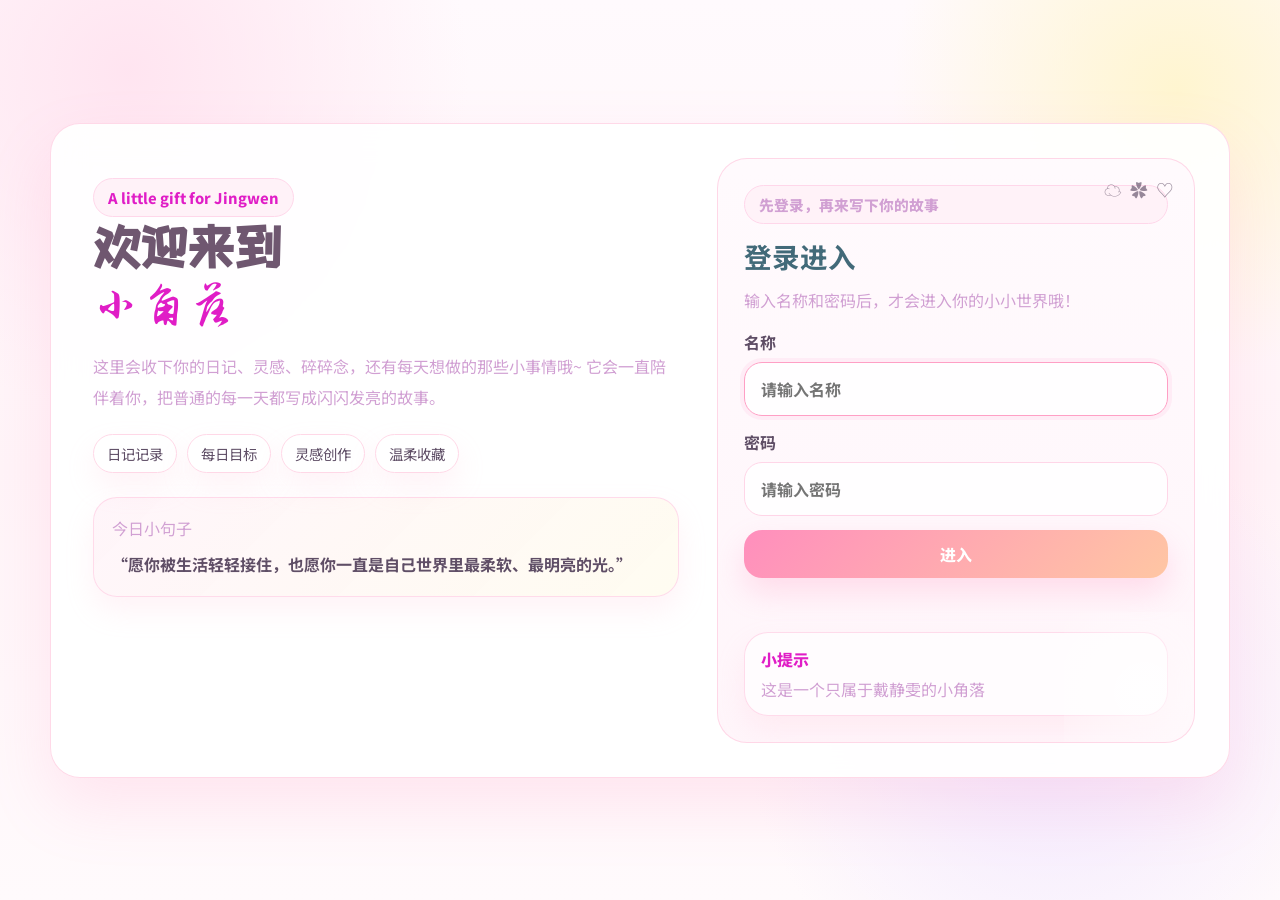
<file: birthday-diary-gift-v6/index.html>
<!DOCTYPE html>
<html lang="zh-CN">
<head>
  <meta charset="UTF-8" />
  <meta name="viewport" content="width=device-width, initial-scale=1.0" />
  <title>戴静雯の小角落</title>
  <link rel="preconnect" href="https://fonts.googleapis.com">
  <link rel="preconnect" href="https://fonts.gstatic.com" crossorigin>
  <link href="https://fonts.googleapis.com/css2?family=ZCOOL+KuaiLe&family=Long+Cang&family=Ma+Shan+Zheng&family=Zhi+Mang+Xing&family=Noto+Sans+SC:wght@400;500;700;800&display=swap" rel="stylesheet">
  <link rel="stylesheet" href="styles.css" />
</head>
<body class="logged-out">
  <div class="bg-orb orb-1"></div>
  <div class="bg-orb orb-2"></div>
  <div class="bg-orb orb-3"></div>
  <div class="bg-orb orb-4"></div>
  <div class="floating floating-1">✦</div>
  <div class="floating floating-2">♡</div>
  <div class="floating floating-3">☁</div>
  <div class="floating floating-4">✿</div>
  <div class="floating floating-5">✧</div>
  <div class="floating floating-6">❀</div>

  <section class="login-screen" id="loginScreen">
    <div class="login-card card glass">
      <div class="login-copy">
        <p class="eyebrow">A little gift for Jingwen</p>
        <h1>欢迎来到<br><span class="site-title fancy-title"><span class="sub-part">小角落</span></span></h1>
        <p class="subtitle">
          这里会收下你的日记、灵感、碎碎念，还有每天想做的那些小事情哦~
          它会一直陪伴着你，把普通的每一天都写成闪闪发亮的故事。
        </p>

        <div class="login-badges">
          <span>日记记录</span>
          <span>每日目标</span>
          <span>灵感创作</span>
          <span>温柔收藏</span>
        </div>

        <div class="gift-note">
          <p>今日小句子</p>
          <strong>“愿你被生活轻轻接住，也愿你一直是自己世界里最柔软、最明亮的光。”</strong>
        </div>
      </div>

      <div class="login-panel">
        <div class="panel-deco">
          <span>☁</span>
          <span>✿</span>
          <span>♡</span>
        </div>

        <div class="panel-top">
          <p class="soft-caption">先登录，再来写下你的故事</p>
          <h2>登录进入</h2>
          <p>输入名称和密码后，才会进入你的小小世界哦！</p>
        </div>

        <form id="loginForm" class="login-form">
          <label>
            名称
            <input type="text" id="loginName" placeholder="请输入名称" autocomplete="off" required />
          </label>
          <label>
            密码
            <input type="password" id="loginPassword" placeholder="请输入密码" required />
          </label>
          <button class="btn primary wide" type="submit">进入</button>
          <p id="loginError" class="login-error" aria-live="polite"></p>
        </form>

        <div class="login-hint">
          <span>小提示</span>
          <p>这是一个只属于戴静雯的小角落</p>
        </div>
      </div>
    </div>
  </section>

<section class="secret-screen hidden" id="secretScreen">
  <div class="secret-wrap">
    <p class="secret-tag">Secret Letter</p>

    <div class="secret-envelope">
      <div class="secret-letter">
        <p class="secret-eyebrow">To Jingwen</p>
        <h2>一封悄悄话</h2>

        <div class="secret-letter-body" id="secretLetterBody">
          Hello,嘿,被你找到了这个小小的彩蛋。<br>
          我个人觉得你应该不会太仔细研究这个网页（因为我也没有设计的特别好哈哈哈哈，技术问题，无伤大雅）。<br>
          嗯，你猜我为什么要设计这么一个页面呀嘻嘻，嗯我就是觉得，大家要离别了，真的会有很多话舍不得对你们说。但是又想起来你们都不喜欢看小小作文。唔所以写少点哈哈哈哈哈。<br>
          很震撼，能在国外，遇到老乡，我真的很高兴能和你认识，第一次见到你的时候就觉得，嘿，你莫名的好看哈哈哈哈，但是当时我还不知道你是无锡的，只能说实在是太太太巧啦！后面和你们接触的时候也确实真的觉得你们一家都超级有能量，（包括BOB都有很强的执行力嘞！哈哈哈哈）。而且其实我也知道很多事，所以一些话我真的不知道该怎么说。<br>
          但是我觉得还是得给自己不留遗憾，不再想藏着了，也许你未来会发现吧。<br>
          我代表20岁的杜译可向你表达喜欢。<br>
          要我说我可能在考完高考后确实不再知道什么是喜欢啦，整个人都比较丧，来这里之前暑假好好修养了下，哈哈哈哈但是真的超级开心在这里认识了你们哦！（是不是有点跳跃，但是确实中间我不知道发生了啥哈哈哈哈每天都比较淡淡的）每一天！都很开心！<br>
          我知道你后面肯定会有自己的安排，所以现在就祝你事业顺利！金币速速来！早晚能找到自由的生命！爱上每一天哦！
        </div>

        <p class="secret-sign">— from douko</p>
      </div>
    </div>

    <button class="btn secondary" id="secretBackBtn" type="button">回到登录页</button>
  </div>
</section>

  <div class="app-shell hidden" id="appShell">
    <header class="topbar">
      <div>
        <p class="topbar-label">专属主页</p>
        <h2 class="topbar-title fancy-title"><span class="name-part">戴静雯</span><span class="sub-part">の小角落</span></h2>
      </div>
      <div class="topbar-actions">
        <span class="today-pill" id="todayLabel"></span>
        <button class="btn secondary tiny-btn" id="logoutBtn">退出登录</button>
      </div>
    </header>

    <section class="hero card glass">
      <div class="hero-text">
        <p class="eyebrow">Little Diary Universe</p>
        <h1>你好呀，<span id="displayName">戴静雯</span> ✨</h1>
        <p class="subtitle">
          你可以写一点日记，贴一点灵感，再把小目标一个一个完成。
          你不需要每天都很厉害哦，但你可以每天都留下属于自己的光，让自己天天开心！
        </p>

        <div class="hero-ribbon">
          <span>☁ 慢慢来也没关系</span>
          <span>✿ 今天也值得被记录</span>
          <span>♡ 你一直很厉害哦</span>
        </div>

        <div class="hero-actions">
          <button class="btn primary" id="scrollToEditor">写下今天的故事</button>
          <button class="btn secondary" id="openNoteBtn">打开今日小纸条</button>
        </div>
      </div>

      <div class="hero-side">
        <div class="mini-card star-card glow-card">
          <p>今日关键词</p>
          <strong>温柔 / 灵感 / 有在慢慢变得更好</strong>
        </div>
        <div class="mini-stats">
          <div>
            <p>日记篇数</p>
            <strong id="entryCount">0</strong>
          </div>
          <div>
            <p>灵感便签</p>
            <strong id="ideaCount">0</strong>
          </div>
          <div>
            <p>目标任务</p>
            <strong id="taskCount">0</strong>
          </div>
          <div>
            <p>已完成</p>
            <strong id="taskDoneCount">0</strong>
          </div>
        </div>
      </div>
    </section>

    <section class="welcome-strip">
      <article class="welcome-card card">
        <span>🌷</span>
        <h3>今日心愿</h3>
        <p>就按自己的节奏生活，自己看到的小小世界是自己的哦~</p>
      </article>
      <article class="welcome-card card">
        <span>✨</span>
        <h3>温柔提醒</h3>
        <p>完成一点点也很好啦，普通的一天也值得认真爱自己。</p>
      </article>
      <article class="welcome-card card">
        <span>🎀</span>
        <h3>小小奖励</h3>
        <p>写完日记、做完目标之后，别忘了夸一夸今天努力的自己哦！</p>
      </article>
    </section>

    <main class="layout">
      <section class="editor card" id="editorSection">
        <div class="section-title">
          <h2>写一篇小日记</h2>
          <p>写下情绪、人和事，把那些轻轻落在你心上的瞬间留下来。</p>
        </div>

        <form id="diaryForm">
          <div class="grid two">
            <label>
              日记标题
              <input type="text" id="title" placeholder="比如：今天也被晚风温柔对待了" required />
            </label>
            <label>
              日期
              <input type="date" id="date" required />
            </label>
          </div>

          <label>
            今天的心情
            <div class="mood-wrap" id="moodWrap">
              <button type="button" class="mood-btn active" data-mood="超开心">🥰 超开心</button>
              <button type="button" class="mood-btn" data-mood="平静">🌷 平静</button>
              <button type="button" class="mood-btn" data-mood="有点累">🌙 有点累</button>
              <button type="button" class="mood-btn" data-mood="想发呆">☁️ 想发呆</button>
              <button type="button" class="mood-btn" data-mood="灵感很多">✨ 灵感很多</button>
            </div>
          </label>

          <label>
            正文
            <textarea id="content" rows="8" placeholder="今天发生了什么？有没有什么瞬间，值得你悄悄收藏起来？" required></textarea>
          </label>

          <label>
            小标签（用逗号分开）
            <input type="text" id="tags" placeholder="比如：开心, 朋友, 夜晚, 创作" />
          </label>

          <label class="image-upload-field">
            给这篇日记加几张图片吧~
            <input type="file" id="imageInput" accept="image/*" multiple />
            <span class="field-tip">支持多选，建议 1～3 张小一点的照片，会更稳一些。</span>
          </label>

          <div class="image-preview-grid" id="imagePreview"></div>

          <div class="form-actions">
            <button class="btn primary" type="submit">保存这篇日记</button>
            <button class="btn secondary" type="button" id="clearForm">清空</button>
          </div>
        </form>
      </section>

      <div class="sidebar-stack">
        <section class="tasks card">
          <div class="section-title with-inline">
            <div>
              <h2>今日小目标</h2>
              <p>你今儿想干嘛呀~</p>
            </div>
            <span class="soft-badge" id="taskProgressLabel">0 / 0 完成</span>
          </div>

          <div class="quick-task-row" id="quickTaskRow">
            <button type="button" class="quick-task-chip" data-task="Go！去运动一下">Go！去运动一下</button>
            <button type="button" class="quick-task-chip" data-task="整理个家务">整理个家务</button>
            <button type="button" class="quick-task-chip" data-task="早点休息">早点休息</button>
            <button type="button" class="quick-task-chip" data-task="今天要开开心心度过！">今天要开开心心度过！</button>
          </div>

          <form id="taskForm" class="task-form">
            <label>
              今天想完成什么？
              <input type="text" id="taskInput" placeholder="比如：写完一篇日记 / 看30分钟书" required />
            </label>
            <div class="grid two small-gap">
              <label>
                日期
                <input type="date" id="taskDate" required />
              </label>
              <label>
                优先级
                <select id="taskPriority">
                  <option value="轻松">轻松</option>
                  <option value="认真">认真</option>
                  <option value="重要">重要</option>
                </select>
              </label>
            </div>
            <button class="btn primary wide" type="submit">添加目标</button>
          </form>

          <div class="progress-block">
            <div class="progress-top">
              <span>今日进度</span>
              <strong id="taskPercent">0%</strong>
            </div>
            <div class="progress-bar">
              <span id="taskProgressBar"></span>
            </div>
          </div>

          <div id="taskEmptyState" class="empty-mini">今天还没有写下目标哦。</div>
          <div class="task-list" id="taskList"></div>
        </section>

        <section class="ideas card">
          <div class="section-title">
            <h2>灵感便签墙</h2>
            <p>随手写下一句话、一个片段、一点奇怪又可爱的念头。</p>
          </div>

          <div class="idea-input-row">
            <textarea id="ideaInput" rows="3" placeholder="比如：想把晚霞折成一封粉色的信。"></textarea>
            <button class="btn primary" id="addIdeaBtn">贴上便签</button>
          </div>

          <div class="prompt-card">
            <p>今日创作提示</p>
            <strong id="promptText">如果今天是一种天气，它会是什么样子？</strong>
            <button class="btn secondary tiny-btn" id="changePromptBtn">换一句</button>
          </div>

          <div class="idea-board" id="ideaBoard"></div>
        </section>
      </div>

      <section class="list card full">
        <div class="section-title with-actions">
          <div>
            <h2>日记回忆簿</h2>
            <p>每一篇都在替你留住一个真实存在过的时刻。</p>
          </div>
          <div class="toolbar">
            <button class="btn tiny-btn secondary" id="exportBtn">导出备份</button>
            <label class="btn tiny-btn secondary upload-btn">
              导入备份
              <input type="file" id="importFile" accept="application/json" hidden />
            </label>
          </div>
        </div>

        <div class="search-row">
          <input type="text" id="searchInput" placeholder="搜索标题、内容、心情或标签..." />
        </div>

        <div id="emptyState" class="empty-state">
          <div>🫧</div>
          <p>这里还没有日记，写下第一篇吧。</p>
        </div>

        <div id="entriesList" class="entries"></div>
      </section>
    </main>
  </div>

  <div class="page-bottom-decor" aria-hidden="true">
    <span class="bottom-sparkle sparkle-1">✦</span>
    <span class="bottom-sparkle sparkle-2">✿</span>
    <span class="bottom-sparkle sparkle-3">❀</span>
    <span class="bottom-sparkle sparkle-4">✧</span>
  </div>

  <dialog id="messageDialog" class="message-dialog">
    <div class="dialog-card">
      <h3>今日小纸条</h3>
      <p>
        愿你今天写下的每一个字，都能替你留住一点心动；
        愿你正在做的每一件小事，都会慢慢长成你喜欢的样子。
      </p>
      <button class="btn primary" id="closeDialog">收到啦</button>
    </div>
  </dialog>
  <dialog id="birthdayDialog" class="birthday-dialog">
  <div class="birthday-card">
    <button class="icon-btn birthday-close" id="birthdayCloseBtn" title="关闭">✕</button>

    <div class="birthday-sparkles" aria-hidden="true">
      <span>✦</span>
      <span>♡</span>
      <span>✿</span>
    </div>

    <div class="birthday-cake" aria-hidden="true">
      <span class="candle candle-1"></span>
      <span class="candle candle-2"></span>
      <span class="candle candle-3"></span>
      <span class="flame flame-1"></span>
      <span class="flame flame-2"></span>
      <span class="flame flame-3"></span>
      <span class="icing"></span>
      <span class="cake-body"></span>
      <span class="plate"></span>
    </div>

    <p class="birthday-kicker">Special Day · 04 / 20</p>

    <h3 class="birthday-title">
      <span>生日快乐！</span>
      <span>戴静雯！</span>
    </h3>

    <p class="birthday-text">
      愿你这一岁也被温柔接住，<br>
      愿你的可爱、真诚和闪光，永远都被认真珍惜。
    </p>

    <button class="btn primary birthday-btn" id="birthdayConfirmBtn">收下这张小贺卡</button>
  </div>
</dialog>
  <dialog id="confirmDialog" class="confirm-dialog">
  <div class="confirm-card">
    <div class="confirm-deco">
      <span>🌿</span>
      <span>☁</span>
      <span>✿</span>
    </div>

    <p class="confirm-kicker">删除</p>
    <h3 id="confirmTitle">确定要删除吗？</h3>
    <p id="confirmText">
      这条内容删除后就找不回来啦，要不要再想一下？
    </p>

    <div class="confirm-actions">
      <button class="btn confirm-cancel-btn" id="confirmCancelBtn" type="button">再想想</button>
      <button class="btn confirm-ok-btn" id="confirmOkBtn" type="button">确定删除</button>
    </div>
  </div>
</dialog>

  <template id="entryTemplate">
    <article class="entry-item">
      <div class="entry-top">
        <div>
          <h3 class="entry-title"></h3>
          <p class="entry-meta"></p>
        </div>
        <button class="icon-btn delete-entry" title="删除">✕</button>
      </div>
      <p class="entry-content"></p>
      <details class="entry-gallery">
        <summary class="gallery-toggle">展开照片（0）</summary>
        <div class="entry-images"></div>
      </details>
      <div class="entry-tags"></div>
    </article>
  </template>

  <template id="ideaTemplate">
    <div class="idea-note">
      <p class="idea-text"></p>
      <button class="icon-btn delete-idea" title="删除">✕</button>
    </div>
  </template>

  <template id="taskTemplate">
    <article class="task-item">
      <label class="task-check-row">
        <input type="checkbox" class="task-checkbox" />
        <span class="task-main">
          <strong class="task-text"></strong>
          <span class="task-meta"></span>
        </span>
      </label>
      <div class="task-actions">
        <span class="task-priority"></span>
        <button class="icon-btn delete-task" title="删除">✕</button>
      </div>
    </article>
  </template>

  <script src="script.js"></script>
</body>
</html>
</file>
<file: birthday-diary-gift-v6/styles.css>
:root {
  --bg: #fff9fc;
  --panel: rgba(255, 255, 255, 0.84);
  --line: rgba(255, 216, 232, 0.96);
  --text: #5f4e66;
  --muted: #d1a0d3;
  --primary: #ff8ebd;
  --primary-strong: #e01dc6;
  --secondary: #fff3f8;
  --secondary-strong: #ffe6f1;
  --lavender: #f5efff;
  --mint: #effff9;
  --lemon: #fff8da;
  --shadow: 0 28px 64px rgba(255, 130, 182, 0.16);
  --shadow-soft: 0 14px 28px rgba(255, 186, 208, 0.18);
}


* {
  box-sizing: border-box;
}

html {
  scroll-behavior: smooth;
}

body {
  margin: 0;
  min-height: 100vh;
  padding: 26px;
  font-family: "Noto Sans SC", system-ui, sans-serif;
  color: var(--text);
  background:
    radial-gradient(circle at 10% 8%, rgba(255, 226, 239, 0.96), transparent 24%),
    radial-gradient(circle at 92% 10%, rgba(255, 245, 202, 0.94), transparent 20%),
    radial-gradient(circle at 82% 80%, rgba(241, 231, 255, 0.98), transparent 24%),
    linear-gradient(180deg, #fffafd 0%, #fff4f9 52%, #fffafc 100%);
  overflow-x: hidden;
  position: relative;
}

body.logged-out {
  height: 100vh;
  overflow: hidden;
}

body.logged-in {
  overflow-x: hidden;
  overflow-y: auto;
}

body.logged-out .app-shell {
  display: none !important;
}

body.logged-in .app-shell {
  display: block;
}

button,
input,
textarea,
select {
  font: inherit;
}

h1,
h2,
h3,
p {
  margin: 0;
}

.hidden {
  display: none !important;
}

.card {
  background: rgba(255, 255, 255, 0.92);
  border: 1.8px solid var(--line);
  border-radius: 30px;
  box-shadow: var(--shadow);
}

.glass {
  backdrop-filter: blur(16px);
}

.bg-orb {
  position: fixed;
  border-radius: 50%;
  filter: blur(18px);
  pointer-events: none;
  opacity: 0.72;
}

.orb-1 {
  width: 220px;
  height: 220px;
  background: rgba(255, 205, 227, 0.48);
  top: -44px;
  left: -68px;
}

.orb-2 {
  width: 290px;
  height: 290px;
  background: rgba(255, 239, 192, 0.5);
  top: 10%;
  right: -96px;
}

.orb-3 {
  width: 280px;
  height: 280px;
  background: rgba(237, 221, 255, 0.54);
  bottom: -88px;
  left: 10%;
}

.orb-4 {
  width: 160px;
  height: 160px;
  background: rgba(255, 232, 240, 0.6);
  bottom: 18%;
  right: 12%;
}

.floating {
  position: fixed;
  pointer-events: none;
  opacity: 0.4;
  font-size: clamp(1.4rem, 2vw, 2.3rem);
  animation: floaty 7s ease-in-out infinite;
  z-index: 0;
}

.floating-1 { top: 70px; left: 30px; }
.floating-2 { top: 142px; right: 38px; animation-delay: 1s; }
.floating-3 { bottom: 98px; left: 42px; animation-delay: 2s; }
.floating-4 { bottom: 72px; right: 48px; animation-delay: .5s; }
.floating-5 { top: 45%; right: 12%; animation-delay: 1.4s; }
.floating-6 { top: 36%; left: 12%; animation-delay: 2.2s; }

.login-screen,
.app-shell {
  position: relative;
  z-index: 1;
}

.login-screen {
  position: fixed;
  inset: 0;
  z-index: 40;
  padding: 26px;
  display: grid;
  place-items: center;
  overflow: auto;
  background:
    radial-gradient(circle at 10% 8%, rgba(255, 228, 240, 0.98), transparent 24%),
    radial-gradient(circle at 92% 10%, rgba(255, 245, 206, 0.96), transparent 20%),
    radial-gradient(circle at 82% 80%, rgba(242, 232, 255, 1), transparent 24%),
    linear-gradient(180deg, #fffafd 0%, #fff4f8 52%, #fffafc 100%);
}

body.logged-in .login-screen {
  display: none;
}

.app-shell {
  padding-bottom: 220px;
}

.login-card {
  width: min(1180px, 100%);
  padding: 34px;
  display: grid;
  grid-template-columns: 1.12fr .88fr;
  gap: 24px;
}

.eyebrow,
.topbar-label,
.soft-badge,
.today-pill,
.soft-caption {
  display: inline-flex;
  align-items: center;
  gap: 8px;
  border-radius: 999px;
  padding: 8px 14px;
  font-size: .92rem;
  font-weight: 800;
}

.eyebrow,
.soft-caption {
  color: var(--primary-strong);
  background: #fff2f8;
  border: 1px solid #ffd7ea;
}

.login-copy {
  padding: 20px 14px 20px 8px;
}

.login-copy h1,
.hero h1 {
  font-family: "ZCOOL KuaiLe", cursive;
  line-height: 1.16;
  color: #6f5770;
  font-size: clamp(2.2rem, 4vw, 3.9rem);
}

.login-copy h1 span,
.hero h1 span {
  color: var(--primary-strong);
}

.subtitle {
  color: var(--muted);
  line-height: 1.95;
  margin-top: 16px;
  max-width: 680px;
}

.login-badges,
.hero-ribbon,
.quick-task-row {
  display: flex;
  gap: 10px;
  flex-wrap: wrap;
}

.login-badges {
  margin-top: 20px;
}

.login-badges span,
.task-priority,
.entry-tags span,
.hero-ribbon span,
.quick-task-chip {
  border-radius: 999px;
  padding: 8px 13px;
  font-size: .9rem;
}

.login-badges span,
.hero-ribbon span,
.quick-task-chip {
  background: rgba(255, 255, 255, 0.96);
  border: 1px solid #ffd8e7;
  box-shadow: var(--shadow-soft);
}

.gift-note,
.prompt-card,
.mini-card,
.task-item,
.idea-note,
.entry-item,
.welcome-card,
.login-hint {
  border-radius: 24px;
  border: 1.8px solid rgba(255, 216, 234, 0.92);
  box-shadow: var(--shadow-soft);
}

.gift-note {
  margin-top: 24px;
  padding: 18px;
  background: linear-gradient(135deg, rgba(255, 245, 250, 0.98), rgba(255, 252, 240, 0.96));
}

.gift-note p,
.prompt-card p,
.mini-card p,
.progress-top span,
.entry-meta,
.task-meta,
.section-title p,
.login-panel p,
.login-hint p,
.welcome-card p {
  color: var(--muted);
}

.gift-note strong,
.prompt-card strong,
.mini-card strong {
  display: block;
  margin-top: 10px;
  line-height: 1.8;
}

.login-panel {
  padding: 26px;
  background: linear-gradient(180deg, rgba(255, 250, 253, .98), rgba(255, 245, 250, .98));
  border-radius: 30px;
  border: 1.8px solid rgba(255, 213, 231, .92);
  position: relative;
  overflow: hidden;
}

.login-panel::after {
  content: '';
  position: absolute;
  inset: auto -30px -30px auto;
  width: 160px;
  height: 160px;
  background: radial-gradient(circle, rgba(255,255,255,.68), rgba(255,255,255,0));
  pointer-events: none;
}

.panel-deco {
  position: absolute;
  top: 18px;
  right: 20px;
  display: flex;
  gap: 8px;
  font-size: 1.1rem;
  opacity: .65;
}

.panel-top {
  display: grid;
  gap: 12px;
}

.login-panel h2 {
  font-size: 1.72rem;
  color: #426a79;
}

.login-form,
#diaryForm,
.task-form {
  display: grid;
  gap: 14px;
  margin-top: 18px;
}

.login-hint {
  margin-top: 18px;
  padding: 14px 16px;
  background: rgba(255, 255, 255, 0.68);
}

.login-hint span {
  display: inline-block;
  font-weight: 800;
  color: var(--primary-strong);
  margin-bottom: 6px;
}

label {
  display: block;
  font-weight: 700;
}

input,
textarea,
select {
  width: 100%;
  margin-top: 8px;
  padding: 14px 16px;
  border-radius: 18px;
  border: 1.8px solid #ffd6e8;
  outline: none;
  background: rgba(255, 255, 255, 0.92);
  color: var(--text);
  transition: box-shadow .2s ease, border-color .2s ease, transform .2s ease;
}

input:focus,
textarea:focus,
select:focus {
  border-color: #ff9fc5;
  box-shadow: 0 0 0 4px rgba(255, 164, 201, 0.14);
}

textarea {
  resize: vertical;
}

.login-error {
  min-height: 22px;
  font-size: .95rem;
  color: #ff6aa7;
}

.btn {
  border: none;
  cursor: pointer;
  border-radius: 18px;
  padding: 12px 18px;
  font-weight: 800;
  transition: transform .2s ease, box-shadow .2s ease, filter .2s ease;
}

.btn:hover,
.mood-btn:hover,
.icon-btn:hover,
.task-item:hover,
.idea-note:hover,
.entry-item:hover,
.welcome-card:hover,
.quick-task-chip:hover {
  transform: translateY(-2px);
}

.btn.primary {
  color: white;
  background: linear-gradient(135deg, var(--primary), #ffc6a3);
  box-shadow: 0 14px 30px rgba(255, 133, 184, 0.24);
}

.btn.secondary,
.upload-btn {
  color: #557a8b;
  background: var(--secondary);
  border: 1.8px solid #ffd6e8;
}

.wide {
  width: 100%;
}

.tiny-btn {
  padding: 10px 14px;
  font-size: .95rem;
}

.app-enter {
  animation: fadeLift .45s ease;
}

.topbar {
  width: min(1180px, 100%);
  margin: 0 auto 18px;
  display: flex;
  justify-content: space-between;
  align-items: center;
  gap: 16px;
}

.topbar-label {
  background: #fff1f8;
  color: var(--primary-strong);
  border: 1px solid #ffd7ea;
  margin-bottom: 10px;
}

.topbar-title {
  font-family: "Zhi Mang Xing", "Long Cang", "Ma Shan Zheng", cursive;
  font-size: 2.55rem;
  font-weight: 400;
  letter-spacing: 2px;
  display: flex;
  align-items: baseline;
  gap: 2px;
}

.fancy-title {
  display: inline-flex;
  align-items: baseline;
  gap: 2px;
  flex-wrap: wrap;
}

.fancy-title .name-part {
  color: #111111;
  font-family: "Zhi Mang Xing", "Long Cang", "Ma Shan Zheng", cursive;
  font-weight: 400;
  letter-spacing: 2px;
}

.fancy-title .sub-part {
  color: var(--primary-strong);
  font-family: "Zhi Mang Xing", "Long Cang", "Ma Shan Zheng", cursive;
  font-weight: 400;
  letter-spacing: 2px;
}

.login-copy .fancy-title {
  font-size: 1em;
}

.topbar-title .name-part,
.topbar-title .sub-part {
  font-size: 1em;
  line-height: 1.05;
}

.topbar-title .name-part {
  margin-right: 2px;
}

.login-copy .fancy-title .name-part,
.login-copy .fancy-title .sub-part {
  line-height: 1.08;
}

.topbar-actions,
.hero-actions,
.toolbar,
.search-row,
.idea-input-row,
.form-actions {
  display: flex;
  gap: 12px;
  flex-wrap: wrap;
}

.today-pill,
.soft-badge {
  background: rgba(255, 255, 255, .78);
  border: 1px solid #ffd8e8;
  color: #7d6673;
}

.hero {
  width: min(1180px, 100%);
  margin: 0 auto 20px;
  padding: 30px;
  display: grid;
  grid-template-columns: 1.18fr .92fr;
  gap: 24px;
  align-items: center;
  position: relative;
  overflow: hidden;
}

.hero::before {
  content: '';
  position: absolute;
  inset: -120px auto auto -80px;
  width: 240px;
  height: 240px;
  background: radial-gradient(circle, rgba(255,255,255,.56), rgba(255,255,255,0));
  pointer-events: none;
}

.hero-ribbon {
  margin-top: 18px;
}

.hero-ribbon span {
  color: #765f70;
}

.hero-side {
  display: grid;
  gap: 16px;
}

.mini-card {
  padding: 18px;
  background: linear-gradient(135deg, rgba(255, 246, 250, .99), rgba(255, 255, 255, .96));
}

.glow-card {
  position: relative;
  overflow: hidden;
}

.glow-card::before {
  content: '';
  position: absolute;
  inset: auto -30px -30px auto;
  width: 130px;
  height: 130px;
  background: radial-gradient(circle, rgba(255,255,255,.68), rgba(255,255,255,0));
}

.star-card {
  position: relative;
}

.star-card::after {
  content: '✦';
  position: absolute;
  right: 18px;
  top: 12px;
  font-size: 1.6rem;
  opacity: .3;
}

.mini-stats {
  display: grid;
  grid-template-columns: repeat(2, 1fr);
  gap: 14px;
}

.mini-stats > div {
  padding: 18px;
  border-radius: 22px;
  background: rgba(255, 255, 255, .92);
  border: 1.6px dashed #ffd0e5;
  text-align: center;
}

.mini-stats strong {
  display: block;
  margin-top: 8px;
  font-family: "ZCOOL KuaiLe", cursive;
  font-size: 2rem;
  color: var(--primary-strong);
}

.welcome-strip {
  width: min(1180px, 100%);
  margin: 0 auto 24px;
  display: grid;
  grid-template-columns: repeat(3, 1fr);
  gap: 16px;
}

.welcome-card {
  padding: 18px 18px 20px;
  background: rgba(255,255,255,.9);
}

.welcome-card span {
  display: inline-flex;
  width: 44px;
  height: 44px;
  border-radius: 14px;
  align-items: center;
  justify-content: center;
  background: #fff1f8;
  font-size: 1.3rem;
  margin-bottom: 12px;
}

.welcome-card h3 {
  color: #6e596f;
  margin-bottom: 8px;
}

.welcome-card p {
  line-height: 1.8;
}

.layout {
  width: min(1180px, 100%);
  margin: 0 auto;
  display: grid;
  grid-template-columns: 1.08fr .92fr;
  gap: 24px;
}

.sidebar-stack {
  display: grid;
  gap: 24px;
}

.full {
  grid-column: 1 / -1;
}

.editor,
.tasks,
.ideas,
.list {
  padding: 24px;
}

.section-title {
  margin-bottom: 18px;
}

.section-title h2 {
  color: #6e596f;
  font-size: 1.45rem;
}

.with-actions,
.with-inline,
.progress-top,
.entry-top,
.task-item,
.task-actions {
  display: flex;
  justify-content: space-between;
  align-items: center;
  gap: 12px;
}

.grid.two {
  display: grid;
  grid-template-columns: 1fr 1fr;
  gap: 14px;
}

.small-gap {
  gap: 12px;
}

.mood-wrap {
  display: flex;
  flex-wrap: wrap;
  gap: 10px;
  margin-top: 8px;
}

.mood-btn,
.quick-task-chip {
  border: 1.8px solid #ffd6e8;
  background: rgba(255, 255, 255, .95);
  color: var(--text);
  cursor: pointer;
}

.mood-btn {
  border-radius: 999px;
  padding: 10px 14px;
}

.quick-task-row {
  margin-bottom: 14px;
}

.quick-task-chip {
  padding: 10px 14px;
}

.mood-btn.active,
.quick-task-chip:focus {
  background: #fff0f7;
  border-color: #ff99c3;
  color: var(--primary-strong);
}

.progress-block {
  margin-top: 14px;
  padding: 16px;
  border-radius: 22px;
  background: linear-gradient(135deg, rgba(237, 250, 255, .99), rgba(245, 255, 252, .98));
  border: 1.8px solid #ffd6e8;
}

.progress-top strong {
  color: var(--primary-strong);
}

.progress-bar {
  height: 12px;
  margin-top: 12px;
  border-radius: 999px;
  background: #ffeef7;
  overflow: hidden;
}

.progress-bar span {
  display: block;
  width: 0;
  height: 100%;
  border-radius: inherit;
  background: linear-gradient(90deg, #ff9dc8, #ffc79d);
  transition: width .25s ease;
}

.empty-mini,
.empty-state {
  text-align: center;
  color: var(--muted);
}

.empty-mini {
  padding: 18px 10px 6px;
}

.task-list,
.entries {
  display: grid;
  gap: 14px;
  margin-top: 14px;
}

.task-item {
  padding: 14px 16px;
  background: rgba(255, 255, 255, .96);
}

.task-check-row {
  display: flex;
  align-items: flex-start;
  gap: 12px;
  flex: 1;
  margin: 0;
}

.task-checkbox {
  width: 18px;
  height: 18px;
  margin: 5px 0 0;
  accent-color: var(--primary-strong);
}

.task-main {
  display: grid;
  gap: 4px;
}

.task-text {
  line-height: 1.5;
}

.task-item.done .task-text {
  text-decoration: line-through;
  color: #8aa3ae;
}

.task-priority {
  background: #eefaff;
  border: 1px solid #ffd8e7;
  color: #4f7f92;
}

.idea-input-row {
  align-items: flex-start;
}

.idea-input-row textarea {
  min-height: 106px;
}

.prompt-card {
  margin-top: 16px;
  padding: 16px;
  background: linear-gradient(135deg, rgba(234, 246, 255, .98), rgba(244, 255, 251, .98));
}

.prompt-card strong {
  margin: 10px 0 14px;
}

.idea-board {
  display: grid;
  grid-template-columns: repeat(auto-fill, minmax(180px, 1fr));
  gap: 14px;
  margin-top: 16px;
}

.idea-note {
  min-height: 160px;
  padding: 18px 16px 16px;
  position: relative;
}

.idea-note:nth-child(4n+1) { background: #e9f8ff; }
.idea-note:nth-child(4n+2) { background: #eff7ff; }
.idea-note:nth-child(4n+3) { background: #e6fff5; }
.idea-note:nth-child(4n+4) { background: #eaf3ff; }

.idea-text,
.entry-content {
  white-space: pre-wrap;
  line-height: 1.85;
}

.entry-item {
  padding: 18px;
  background: rgba(255, 255, 255, .97);
}

.entry-title {
  color: #6e596f;
  font-size: 1.18rem;
}

.entry-meta {
  margin-top: 8px;
}

.entry-content {
  margin: 14px 0;
}

.entry-tags {
  display: flex;
  gap: 8px;
  flex-wrap: wrap;
}


.entry-tags span {
  border: 1px solid #ffd8e7;
}

.image-upload-field input[type="file"] {
  padding: 12px 14px;
  background: rgba(255,255,255,0.96);
}

.field-tip {
  display: block;
  margin-top: 8px;
  font-size: .88rem;
  font-weight: 600;
  color: var(--muted);
}

.image-preview-grid,
.entry-images {
  display: grid;
  grid-template-columns: repeat(auto-fit, minmax(120px, 1fr));
  gap: 12px;
}

.image-preview-grid {
  margin-top: 2px;
}

.preview-item,
.entry-image-card {
  position: relative;
  overflow: hidden;
  border-radius: 20px;
  border: 1.8px solid #ffd8e7;
  background: rgba(255,255,255,0.96);
  box-shadow: var(--shadow-soft);
}

.preview-item img,
.entry-image-card img {
  display: block;
  width: 100%;
  height: 140px;
  object-fit: cover;
}

.preview-item button {
  position: absolute;
  top: 8px;
  right: 8px;
  width: 28px;
  height: 28px;
  border-radius: 50%;
  border: none;
  background: rgba(255,255,255,0.9);
  color: #7b6273;
  cursor: pointer;
  box-shadow: 0 8px 18px rgba(255, 171, 201, 0.24);
}

.entry-images {
  margin: 14px 0 8px;
}

.icon-btn {
  width: 34px;
  height: 34px;
  border-radius: 50%;
  border: none;
  cursor: pointer;
  background: white;
  color: #7d6677;
  box-shadow: 0 10px 18px rgba(255, 188, 210, 0.35);
}

.empty-state {
  padding: 40px 16px;
}

.empty-state div {
  font-size: 2rem;
  margin-bottom: 8px;
}

.page-bottom-decor {
  position: fixed;
  left: 0;
  right: 0;
  bottom: 0;
  height: 210px;
  pointer-events: none;
  z-index: 0;
  background: linear-gradient(180deg, rgba(255, 250, 245, 0) 0%, rgba(255, 217, 232, 0.55) 38%, rgba(231, 221, 255, 0.78) 72%, rgba(255, 233, 168, 0.45) 100%);
}

.page-bottom-decor::before,
.page-bottom-decor::after {
  content: '';
  position: absolute;
  left: -6%;
  width: 112%;
  border-radius: 50% 50% 0 0 / 100% 100% 0 0;
}

.page-bottom-decor::before {
  top: 26px;
  height: 88px;
  background: rgba(255,255,255,0.48);
  filter: blur(8px);
}

.page-bottom-decor::after {
  top: 62px;
  height: 110px;
  background: rgba(255,255,255,0.78);
  filter: blur(2px);
}

.bottom-sparkle {
  position: absolute;
  color: rgba(255,255,255,0.9);
  text-shadow: 0 6px 20px rgba(255,255,255,0.5);
  animation: floaty 6.5s ease-in-out infinite;
}

.sparkle-1 { left: 14%; bottom: 58px; font-size: 1.2rem; }
.sparkle-2 { left: 34%; bottom: 38px; font-size: 1.05rem; animation-delay: 1s; }
.sparkle-3 { right: 28%; bottom: 60px; font-size: 1.1rem; animation-delay: 1.8s; }
.sparkle-4 { right: 12%; bottom: 32px; font-size: 1.25rem; animation-delay: .6s; }

.confirm-dialog {
  border: none;
  background: transparent;
}

.confirm-dialog::backdrop {
  background: rgba(86, 112, 106, 0.24);
  backdrop-filter: blur(6px);
}

.confirm-card {
  width: min(92vw, 460px);
  padding: 30px 28px 24px;
  border-radius: 30px;
  background: linear-gradient(
    180deg,
    rgba(255, 252, 247, 0.98),
    rgba(248, 255, 251, 0.98)
  );
  border: 1.8px solid #d9efe4;
  box-shadow: 0 24px 60px rgba(143, 180, 165, 0.18);
  text-align: center;
  position: relative;
  overflow: hidden;
}

.confirm-card::before {
  content: "";
  position: absolute;
  inset: auto -28px -30px auto;
  width: 150px;
  height: 150px;
  background: radial-gradient(circle, rgba(225, 245, 235, 0.95), rgba(225, 245, 235, 0));
  pointer-events: none;
}

.confirm-deco {
  display: flex;
  justify-content: center;
  gap: 10px;
  font-size: 1.15rem;
  opacity: 0.82;
  margin-bottom: 10px;
}

.confirm-kicker {
  display: inline-flex;
  align-items: center;
  justify-content: center;
  padding: 7px 14px;
  border-radius: 999px;
  background: #edf9f1;
  border: 1px solid #d7efdf;
  color: #6e9482;
  font-size: 0.88rem;
  font-weight: 800;
  margin-bottom: 12px;
}

.confirm-card h3 {
  margin: 0;
  font-family: "Long Cang", "Ma Shan Zheng", "Zhi Mang Xing", cursive;
  font-size: 2rem;
  font-weight: 400;
  color: #5f5566;
  letter-spacing: 1px;
}

.confirm-card p {
  margin: 14px 0 22px;
  color: var(--muted);
  line-height: 1.9;
}

.confirm-actions {
  display: flex;
  justify-content: center;
  gap: 12px;
  flex-wrap: wrap;
}

.confirm-cancel-btn,
.confirm-ok-btn {
  min-width: 128px;
}

.confirm-cancel-btn {
  color: #5f7b6f;
  background: linear-gradient(135deg, #effaf3, #e3f4ea);
  border: 1.8px solid #d4eddc;
  box-shadow: 0 12px 24px rgba(169, 211, 187, 0.18);
}

.confirm-ok-btn {
  color: white;
  background: linear-gradient(135deg, #ff99be, #ffcaa9);
  box-shadow: 0 14px 28px rgba(255, 153, 190, 0.22);
}

.confirm-cancel-btn:hover,
.confirm-ok-btn:hover {
  transform: translateY(-2px);
}

@keyframes floaty {
  0%, 100% { transform: translateY(0) rotate(0deg); }
  50% { transform: translateY(-12px) rotate(5deg); }
}

@keyframes fadeLift {
  from {
    opacity: 0;
    transform: translateY(14px);
  }
  to {
    opacity: 1;
    transform: translateY(0);
  }
}

@media (max-width: 980px) {
  .login-card,
  .hero,
  .layout,
  .welcome-strip {
    grid-template-columns: 1fr;
  }

  .topbar,
  .with-actions,
  .with-inline,
  .entry-top,
  .task-item {
    align-items: flex-start;
  }

  .topbar,
  .with-actions,
  .with-inline {
    flex-direction: column;
  }
}

@media (max-width: 720px) {
  body {
    padding: 16px;
  }

  .login-screen {
    padding: 16px;
  }

  .page-bottom-decor {
    height: 170px;
  }

  .login-card,
  .hero,
  .editor,
  .tasks,
  .ideas,
  .list,
  .login-panel,
  .welcome-card {
    padding: 18px;
    border-radius: 24px;
  }

  .grid.two,
  .mini-stats {
    grid-template-columns: 1fr;
  }

  .login-copy h1,
  .hero h1 {
    font-size: 2.45rem;
  }

  .task-item,
  .task-actions,
  .hero-actions,
  .toolbar,
  .idea-input-row,
  .form-actions {
    flex-direction: column;
    align-items: stretch;
  }
}


.entry-gallery {
  margin: 14px 0 8px;
  border-radius: 22px;
  border: 1.6px solid #ffd8e7;
  background: linear-gradient(180deg, rgba(255, 248, 251, 0.98), rgba(255, 255, 255, 0.96));
  overflow: hidden;
}

.gallery-toggle {
  list-style: none;
  cursor: pointer;
  padding: 14px 16px;
  font-weight: 800;
  color: #7a6071;
  display: flex;
  align-items: center;
  justify-content: space-between;
  gap: 10px;
}

.gallery-toggle::-webkit-details-marker {
  display: none;
}

.gallery-toggle::after {
  content: '﹀';
  font-size: 1rem;
  color: var(--primary-strong);
  transition: transform .2s ease;
}

.entry-gallery[open] .gallery-toggle::after {
  transform: rotate(180deg);
}

.entry-gallery .entry-images {
  margin: 0;
  padding: 0 16px 16px;
}

.image-preview-grid {
  margin-top: 8px;
  grid-template-columns: repeat(auto-fit, minmax(160px, 1fr));
}

.preview-item,
.entry-image-card {
  padding: 10px;
}

.preview-item img,
.entry-image-card img {
  display: block;
  width: 100%;
  height: auto;
  max-height: 320px;
  object-fit: contain;
  border-radius: 14px;
  background: #ffffff;
}

.entry-image-card img {
  max-height: 360px;
}

.birthday-dialog {
  border: none;
  background: transparent;
  padding: 0;
}

.birthday-dialog::backdrop {
  background: rgba(120, 77, 99, 0.22);
  backdrop-filter: blur(7px);
}

.birthday-card {
  width: min(92vw, 470px);
  padding: 28px 26px 24px;
  border-radius: 34px;
  border: 1.8px solid rgba(255, 214, 232, 0.95);
  background:
    radial-gradient(circle at top right, rgba(255, 255, 255, 0.72), transparent 30%),
    linear-gradient(180deg, #fff9fc 0%, #fff2f7 52%, #fffafc 100%);
  box-shadow: 0 28px 68px rgba(255, 140, 182, 0.23);
  text-align: center;
  position: relative;
  overflow: hidden;
}

.birthday-card::before {
  content: "";
  position: absolute;
  top: -22px;
  right: -18px;
  width: 140px;
  height: 140px;
  background: radial-gradient(circle, rgba(255, 222, 236, 0.9), rgba(255, 222, 236, 0));
  pointer-events: none;
}

.birthday-card::after {
  content: "";
  position: absolute;
  left: -24px;
  bottom: -30px;
  width: 170px;
  height: 170px;
  background: radial-gradient(circle, rgba(255, 243, 198, 0.65), rgba(255, 243, 198, 0));
  pointer-events: none;
}

.birthday-close {
  position: absolute;
  top: 14px;
  right: 14px;
  z-index: 2;
}

.birthday-sparkles {
  display: flex;
  justify-content: center;
  gap: 12px;
  margin-bottom: 10px;
  font-size: 1.1rem;
  opacity: 0.8;
}

.birthday-kicker {
  display: inline-flex;
  align-items: center;
  justify-content: center;
  margin-top: 8px;
  padding: 7px 14px;
  border-radius: 999px;
  background: #fff3f8;
  border: 1px solid #ffd9ea;
  color: #d67aa2;
  font-size: 0.9rem;
  font-weight: 800;
}

.birthday-title {
  margin-top: 16px;
  display: grid;
  gap: 4px;
  line-height: 1.05;
}

.birthday-title span {
  display: block;
  font-family: "Zhi Mang Xing", "Long Cang", "Ma Shan Zheng", cursive;
  font-weight: 400;
  letter-spacing: 2px;
}

.birthday-title span:first-child {
  font-size: clamp(2.2rem, 6vw, 3.3rem);
  color: #ff6fa8;
}

.birthday-title span:last-child {
  font-size: clamp(2rem, 5.6vw, 3rem);
  color: #6b5567;
}

.birthday-text {
  margin: 14px 0 20px;
  line-height: 1.95;
  color: #8b788f;
}

.birthday-btn {
  min-width: 210px;
}

.birthday-cake {
  position: relative;
  width: 130px;
  height: 118px;
  margin: 4px auto 8px;
}

.birthday-cake .cake-body {
  position: absolute;
  left: 50%;
  bottom: 18px;
  width: 88px;
  height: 46px;
  transform: translateX(-50%);
  border-radius: 0 0 18px 18px;
  background: linear-gradient(180deg, #ffb6cf 0%, #ff94bc 100%);
  box-shadow: inset 0 -8px 0 rgba(255, 255, 255, 0.18);
}

.birthday-cake .icing {
  position: absolute;
  left: 50%;
  bottom: 54px;
  width: 96px;
  height: 24px;
  transform: translateX(-50%);
  border-radius: 16px;
  background: linear-gradient(180deg, #fff7fb 0%, #ffe7f2 100%);
  box-shadow: 0 4px 0 rgba(255, 223, 236, 0.8);
}

.birthday-cake .plate {
  position: absolute;
  left: 50%;
  bottom: 10px;
  width: 110px;
  height: 12px;
  transform: translateX(-50%);
  border-radius: 999px;
  background: linear-gradient(180deg, #fffdfd 0%, #ffddea 100%);
}

.birthday-cake .candle,
.birthday-cake .flame {
  position: absolute;
  left: 50%;
  transform: translateX(-50%);
}

.birthday-cake .candle {
  bottom: 74px;
  width: 8px;
  height: 24px;
  border-radius: 999px;
  background: linear-gradient(180deg, #fff5a8 0%, #ffd98f 100%);
}

.birthday-cake .candle-1 { margin-left: -22px; }
.birthday-cake .candle-2 { margin-left: 0; }
.birthday-cake .candle-3 { margin-left: 22px; }

.birthday-cake .flame {
  bottom: 95px;
  width: 10px;
  height: 14px;
  border-radius: 50% 50% 50% 50%;
  background: radial-gradient(circle at 50% 30%, #fff7c2 0%, #ffc86a 65%, #ff9f4d 100%);
  filter: drop-shadow(0 0 6px rgba(255, 191, 89, 0.5));
  animation: flameDance 1.6s ease-in-out infinite;
}

.birthday-cake .flame-1 { margin-left: -22px; animation-delay: 0s; }
.birthday-cake .flame-2 { margin-left: 0; animation-delay: .25s; }
.birthday-cake .flame-3 { margin-left: 22px; animation-delay: .5s; }

@keyframes flameDance {
  0%, 100% {
    transform: translateX(-50%) scale(1) rotate(0deg);
  }
  50% {
    transform: translateX(-50%) scale(1.08) rotate(4deg);
  }
}
body.secret-mode {
  height: 100vh;
  overflow: hidden;
}

body.secret-mode .login-screen,
body.secret-mode .app-shell {
  display: none !important;
}

.secret-screen {
  position: fixed;
  inset: 0;
  z-index: 50;
  padding: 28px;
  display: grid;
  place-items: center;
  overflow: auto;
  background:
    radial-gradient(circle at 12% 10%, rgba(255, 223, 235, 0.95), transparent 24%),
    radial-gradient(circle at 88% 12%, rgba(255, 243, 204, 0.9), transparent 20%),
    radial-gradient(circle at 82% 82%, rgba(243, 232, 255, 0.92), transparent 24%),
    linear-gradient(180deg, #fffafd 0%, #fff2f7 52%, #fffafc 100%);
}

.secret-wrap {
  width: min(92vw, 620px);
  display: grid;
  gap: 18px;
  justify-items: center;
}

.secret-tag {
  display: inline-flex;
  align-items: center;
  justify-content: center;
  padding: 8px 16px;
  border-radius: 999px;
  background: rgba(255, 255, 255, 0.78);
  border: 1px solid rgba(255, 214, 232, 0.95);
  color: #d17da2;
  font-size: 0.9rem;
  font-weight: 700;
  letter-spacing: 1px;
}

.secret-envelope {
  position: relative;
  width: min(92vw, 560px);
  min-height: 420px;
  padding: 42px 20px 26px;
}

.secret-envelope::before {
  content: "";
  position: absolute;
  left: 0;
  right: 0;
  bottom: 0;
  height: 72%;
  background: linear-gradient(180deg, #ffe7f1 0%, #ffd7e8 100%);
  border: 1.8px solid rgba(255, 200, 224, 0.95);
  border-radius: 28px;
  clip-path: polygon(0 18%, 50% 56%, 100% 18%, 100% 100%, 0 100%);
  box-shadow: 0 24px 60px rgba(255, 151, 194, 0.2);
}

.secret-envelope::after {
  content: "";
  position: absolute;
  left: 50%;
  top: 18px;
  width: 78%;
  height: 150px;
  transform: translateX(-50%);
  background: linear-gradient(180deg, #fff1f7 0%, #ffdce9 100%);
  border: 1.8px solid rgba(255, 205, 227, 0.96);
  clip-path: polygon(50% 100%, 0 0, 100% 0);
  border-radius: 16px;
  box-shadow: 0 10px 24px rgba(255, 182, 211, 0.14);
}

.secret-letter {
  position: relative;
  z-index: 2;
  width: min(84%, 430px);
  margin: 0 auto;
  padding: 26px 24px 22px;
  border-radius: 24px;
  background: linear-gradient(180deg, #fffefd 0%, #fff9fb 100%);
  border: 1.5px solid rgba(255, 223, 236, 0.95);
  box-shadow: 0 18px 36px rgba(233, 180, 205, 0.16);
  transform: translateY(22px);
  text-align: left;
}

.secret-eyebrow {
  color: #d596b4;
  font-size: 0.92rem;
  margin-bottom: 10px;
}

.secret-letter h2 {
  margin: 0 0 14px;
  font-family: "Long Cang", "Zhi Mang Xing", "Ma Shan Zheng", cursive;
  font-size: clamp(2rem, 5vw, 2.8rem);
  font-weight: 400;
  color: #5f4d66;
  letter-spacing: 1px;
}

.secret-letter-body {
  line-height: 1.95;
  color: #75667a;
  font-size: 1rem;
  white-space: pre-wrap;
}

.secret-sign {
  margin-top: 16px;
  text-align: right;
  color: #c486a8;
  font-family: "Long Cang", "Zhi Mang Xing", cursive;
  font-size: 1.6rem;
}

#secretBackBtn {
  min-width: 170px;
}
</file>
